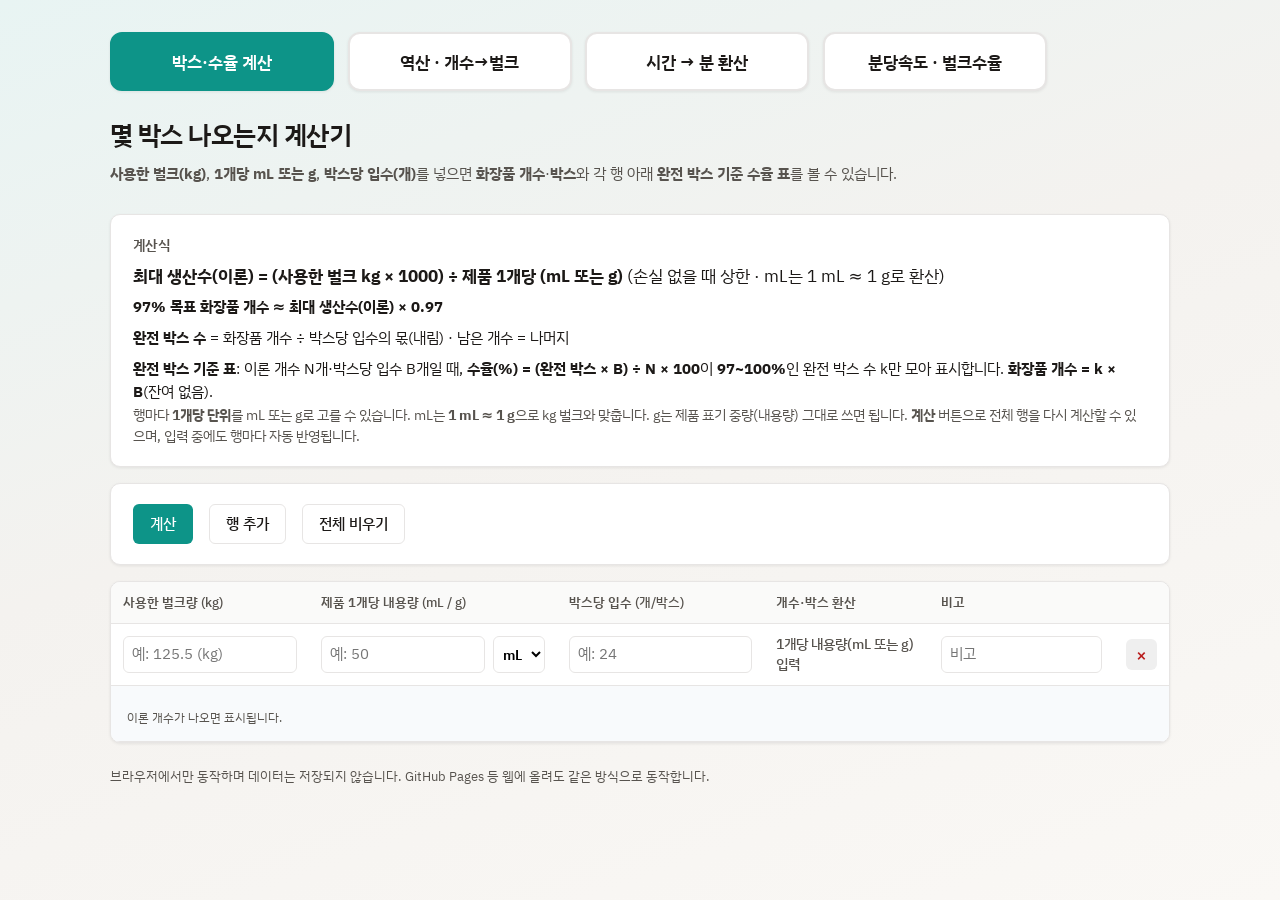
<file: index.html>
<!DOCTYPE html>
<html lang="ko">
<head>
  <meta charset="UTF-8" />
  <meta name="viewport" content="width=device-width, initial-scale=1" />
  <meta name="description" content="화장품 벌크·박스·수율 계산, 개수→벌크 역산, 분당속도·벌크 비중 수율" />
  <meta name="theme-color" content="#0d9488" />
  <meta name="mobile-web-app-capable" content="yes" />
  <meta name="apple-mobile-web-app-capable" content="yes" />
  <meta name="apple-mobile-web-app-status-bar-style" content="default" />
  <meta name="apple-mobile-web-app-title" content="박스·수율" />
  <title>몇 박스 나오는지 계산기</title>
  <link rel="manifest" href="site.webmanifest?v=12" />
  <link rel="icon" href="icon.svg?v=12" type="image/svg+xml" />
  <link rel="apple-touch-icon" href="icon-180.png?v=12" sizes="180x180" />
  <link rel="preconnect" href="https://fonts.googleapis.com" />
  <link rel="preconnect" href="https://fonts.gstatic.com" crossorigin />
  <link href="https://fonts.googleapis.com/css2?family=IBM+Plex+Sans+KR:wght@400;500;600&display=swap" rel="stylesheet" />
  <link rel="stylesheet" href="styles.css?v=12" />
</head>
<body>
  <div class="app">
    <nav class="site-nav" aria-label="기능 선택">
      <a href="#panel-main" id="tab-main" class="site-nav-btn site-nav-btn--active" aria-current="page">박스·수율 계산</a>
      <a href="#reverse" id="tab-reverse" class="site-nav-btn">역산 · 개수→벌크</a>
      <a href="#loss" id="tab-loss" class="site-nav-btn">시간 → 분 환산</a>
      <a href="#speed" id="tab-speed" class="site-nav-btn">분당속도 · 벌크수율</a>
    </nav>

    <section id="panel-main" class="app-panel" aria-labelledby="heading-main">
    <header class="header">
      <h1 id="heading-main">몇 박스 나오는지 계산기</h1>
      <p class="subtitle"><strong>사용한 벌크(kg)</strong>, <strong>1개당 mL 또는 g</strong>, <strong>박스당 입수(개)</strong>를 넣으면 <strong>화장품 개수</strong>·<strong>박스</strong>와 각 행 아래 <strong>완전 박스 기준 수율 표</strong>를 볼 수 있습니다.</p>
    </header>

    <section class="panel formula">
      <h2>계산식</h2>
      <p class="formula-text"><strong>최대 생산수(이론) = (사용한 벌크 kg × 1000) ÷ 제품 1개당 (mL 또는 g)</strong> (손실 없을 때 상한 · mL는 1 mL ≈ 1 g로 환산)</p>
      <p class="formula-text formula-text-second"><strong>97% 목표 화장품 개수 ≈ 최대 생산수(이론) × 0.97</strong></p>
      <p class="formula-text formula-text-second"><strong>완전 박스 수</strong> = 화장품 개수 ÷ 박스당 입수의 몫(내림) · 남은 개수 = 나머지</p>
      <p class="formula-text formula-text-second"><strong>완전 박스 기준 표</strong>: 이론 개수 N개·박스당 입수 B개일 때, <strong>수율(%) = (완전 박스 × B) ÷ N × 100</strong>이 <strong>97~100%</strong>인 완전 박스 수 k만 모아 표시합니다. <strong>화장품 개수 = k × B</strong>(잔여 없음).</p>
      <p class="hint">행마다 <strong>1개당 단위</strong>를 mL 또는 g로 고를 수 있습니다. mL는 <strong>1 mL ≈ 1 g</strong>으로 kg 벌크와 맞춥니다. g는 제품 표기 중량(내용량) 그대로 쓰면 됩니다. <strong>계산</strong> 버튼으로 전체 행을 다시 계산할 수 있으며, 입력 중에도 행마다 자동 반영됩니다.</p>
    </section>

    <section class="panel controls">
      <button type="button" id="calcAll" class="btn primary">계산</button>
      <button type="button" id="addRow" class="btn ghost">행 추가</button>
      <button type="button" id="clearAll" class="btn ghost">전체 비우기</button>
    </section>

    <section class="panel table-wrap">
      <table class="yield-table">
        <thead>
          <tr>
            <th scope="col">사용한 벌크량 <span class="unit-suffix">(kg)</span></th>
            <th scope="col">제품 1개당 내용량 <span class="unit-suffix">(mL / g)</span></th>
            <th scope="col" class="col-per-box">박스당 입수 <span class="unit-piece">(개/박스)</span></th>
            <th scope="col" class="col-pcs">개수·박스 환산</th>
            <th scope="col" class="col-note">비고</th>
            <th scope="col" class="col-actions"></th>
          </tr>
        </thead>
        <tbody id="rows"></tbody>
      </table>
    </section>
    </section>

    <section id="reverse" class="app-panel" aria-labelledby="heading-reverse" hidden>
    <header class="header">
      <h1 id="heading-reverse">역산 · 생산 개수로 보는 벌크(kg)</h1>
      <p class="subtitle">이미 나온(또는 목표) <strong>화장품 개수</strong>와 <strong>1개당 mL 또는 g</strong>로, 그에 맞는 <strong>벌크량(kg)</strong>을 역으로 계산합니다.</p>
    </header>

    <section class="panel formula">
      <h2>계산식</h2>
      <p class="formula-text"><strong>해당 벌크(kg) ≈ (생산·목표 개수 × 제품 1개당 mL 또는 g) ÷ 1000</strong></p>
      <p class="hint">mL는 <strong>1 mL ≈ 1 g</strong>으로 kg와 맞추고, g는 중량 그대로 ÷1000 → kg입니다. 실제 충전·손실과 다를 수 있으니 참고용입니다.</p>
    </section>

    <section class="panel reverse-panel" aria-label="생산 개수와 1개당 내용량 입력">
      <div class="reverse-grid">
        <label class="reverse-field">
          생산·목표 화장품 개수 <span class="unit-piece">(개)</span>
          <input type="text" id="reversePieces" inputmode="numeric" class="reverse-input" placeholder="예: 2400" aria-label="생산 또는 목표 화장품 개수" />
        </label>
        <label class="reverse-field">
          제품 1개당 내용량 <span class="unit-suffix">(mL / g)</span>
          <div class="reverse-per-wrap">
            <input type="text" id="reversePer" inputmode="decimal" class="reverse-input" placeholder="예: 50" aria-label="제품 1개당 내용량 숫자" />
            <select id="reverseUnit" class="unit-select" aria-label="1개당 단위 mL 또는 g">
              <option value="ml">mL</option>
              <option value="g">g</option>
            </select>
          </div>
        </label>
      </div>
      <p class="reverse-result" id="reverseResult" role="status">
        개수와 1개당 내용량을 넣으면 여기에 벌크(kg)가 표시됩니다.
      </p>
    </section>
    </section>

    <section id="loss" class="app-panel" aria-labelledby="heading-loss" hidden>
    <header class="header">
      <h1 id="heading-loss">시간을 분으로 환산</h1>
      <p class="subtitle"><strong>시작~끝 시각</strong>(예: 12:00–14:50)을 넣으면 그 사이 <strong>경과 분</strong>을 계산합니다.</p>
    </header>

    <section class="panel formula">
      <h2>계산식</h2>
      <p class="formula-text">각 시각을 그날 0시부터의 <strong>분</strong>으로 바꾼 뒤, <strong>경과 분 = 종료(분) − 시작(분)</strong>. 종료가 시작보다 작으면(예: 22:00→02:00) <strong>다음날</strong>로 보아 24시간(1440분)을 더합니다.</p>
      <p class="hint">시각은 <strong>시:분</strong> 형식(예: 12:00, 14:50)으로 넣습니다.</p>
    </section>

    <section class="panel reverse-panel" aria-label="시작과 종료 시각 입력">
      <div class="reverse-grid">
        <label class="reverse-field">
          시작 시각 <span class="unit-suffix">(시:분)</span>
          <input type="text" id="lossStartTime" inputmode="numeric" class="reverse-input" placeholder="예: 12:00" autocomplete="off" aria-label="시작 시각 시 분" />
        </label>
        <label class="reverse-field">
          종료 시각 <span class="unit-suffix">(시:분)</span>
          <input type="text" id="lossEndTime" inputmode="numeric" class="reverse-input" placeholder="예: 14:50" autocomplete="off" aria-label="종료 시각 시 분" />
        </label>
      </div>
      <p class="reverse-result" id="lossResult" role="status">
        시작과 종료 시각을 넣으면 여기에 경과 분이 표시됩니다.
      </p>
    </section>
    </section>

    <section id="speed" class="app-panel" aria-labelledby="heading-speed" hidden>
    <header class="header">
      <h1 id="heading-speed">분당속도 · 벌크 수율 계산</h1>
      <p class="subtitle"><strong>분당속도 (EA)</strong>와 <strong>벌크(kg)·비중·충진(ml)</strong> 기준 <strong>이론·기대 개수</strong>, <strong>실제 개수로 수율(%)</strong>을 같은 화면에서 쓸 수 있습니다.</p>
    </header>

    <section class="panel formula speed-tool-block">
      <p class="speed-tool-title">분당속도 (EA)</p>
      <h2>계산식</h2>
      <p class="formula-text"><strong>분당속도 (EA) = 작업량 (EA) ÷ 소요 시간(분)</strong></p>
    </section>

    <section class="panel reverse-panel speed-tool-block" aria-label="작업량과 소요 시간 입력">
      <div class="reverse-grid">
        <label class="reverse-field">
          작업량 <span class="unit-suffix">(EA)</span>
          <input type="text" id="speedWorkQty" inputmode="decimal" class="reverse-input" placeholder="예: 240" aria-label="작업량 EA" />
        </label>
        <label class="reverse-field">
          소요 시간 <span class="unit-suffix">(분)</span>
          <input type="text" id="speedDurationMin" inputmode="decimal" class="reverse-input" placeholder="예: 40" aria-label="소요 시간 분" />
        </label>
      </div>
      <p class="reverse-result reverse-result--speed-only" id="speedResult" role="status">
        작업량과 소요 시간(분)을 넣으면 여기에 분당속도 (EA)가 표시됩니다.
      </p>
    </section>

    <section class="panel formula speed-tool-block speed-tool-block--bulk">
      <p class="speed-tool-title">벌크(kg)로 이론·기대 개수</p>
      <h2>계산식</h2>
      <p class="formula-text"><strong>이론 개수 ≈ (벌크 kg × 1000) ÷ (1개당 충진 ml × 비중)</strong> · 비중은 물=1.0 기준(1 ml당 g에 근사)</p>
      <p class="formula-text formula-text-second"><strong>기대 개수 ≈ 이론 개수 × (가정 공정 수율 % ÷ 100)</strong></p>
    </section>

    <section class="panel reverse-panel speed-tool-block" aria-label="벌크 비중 충진 입력">
      <div class="reverse-grid reverse-grid--bulk">
        <label class="reverse-field">
          사용 벌크량 <span class="unit-suffix">(kg)</span>
          <input type="text" id="bulkKg" inputmode="decimal" class="reverse-input" placeholder="예: 100" value="100" aria-label="벌크 kg" />
        </label>
        <label class="reverse-field">
          1개당 충진량 <span class="unit-suffix">(mL)</span>
          <input type="text" id="bulkFillMl" inputmode="decimal" class="reverse-input" placeholder="예: 50" value="50" aria-label="1개당 충진 ml" />
        </label>
        <label class="reverse-field">
          제품 비중 <span class="unit-suffix">(물=1.0)</span>
          <input type="text" id="bulkSg" inputmode="decimal" class="reverse-input" placeholder="예: 1.0" value="1.0" aria-label="제품 비중" />
        </label>
        <label class="reverse-field">
          가정 공정 수율 <span class="unit-suffix">(%)</span>
          <input type="text" id="bulkAssumeYield" inputmode="decimal" class="reverse-input" placeholder="예: 100" value="100" aria-label="가정 공정 수율 퍼센트" />
        </label>
      </div>
      <p class="hint speed-tool-hint">손실·잔량을 미리 넣어 기대 개수를 볼 때 수율(%)을 조정합니다. 100이면 이론 최대에 가깝게 계산합니다.</p>
      <p class="reverse-result" id="bulkForwardResult" role="status">
        벌크·충진·비중을 넣으면 이론 개수·기대 개수가 표시됩니다.
      </p>
    </section>

    <section class="panel formula speed-tool-block">
      <p class="speed-tool-title">실제 개수로 수율(%)</p>
      <h2>계산식</h2>
      <p class="formula-text"><strong>수율(%) = (실제 양품 개수 ÷ 이론 개수) × 100</strong> · 이론 개수는 위와 동일한 벌크·충진·비중으로 계산합니다.</p>
    </section>

    <section class="panel reverse-panel speed-tool-block" aria-label="실제 양품 개수 입력">
      <label class="reverse-field reverse-field--single">
        실제 양품 개수 <span class="unit-piece">(개)</span>
        <input type="text" id="bulkActualQty" inputmode="numeric" class="reverse-input" placeholder="예: 1950" value="1950" aria-label="실제 양품 개수" />
      </label>
      <p class="hint speed-tool-hint">완제·양품 기준 수량을 넣으면 위 공통 입력의 이론 개수 대비 수율이 나옵니다.</p>
      <p class="reverse-result" id="bulkYieldResult" role="status">
        실제 개수를 넣으면 수율(%)이 표시됩니다.
      </p>
    </section>
    </section>

    <footer class="footer">
      <p>브라우저에서만 동작하며 데이터는 저장되지 않습니다. GitHub Pages 등 웹에 올려도 같은 방식으로 동작합니다.</p>
    </footer>
  </div>
  <script src="app.js?v=12"></script>
  <script src="reverse.js?v=12"></script>
  <script src="loss.js?v=12"></script>
  <script src="speed.js?v=12"></script>
  <script src="bulk-yield.js?v=12"></script>
  <script src="tab.js?v=12"></script>
</body>
</html>
</file>
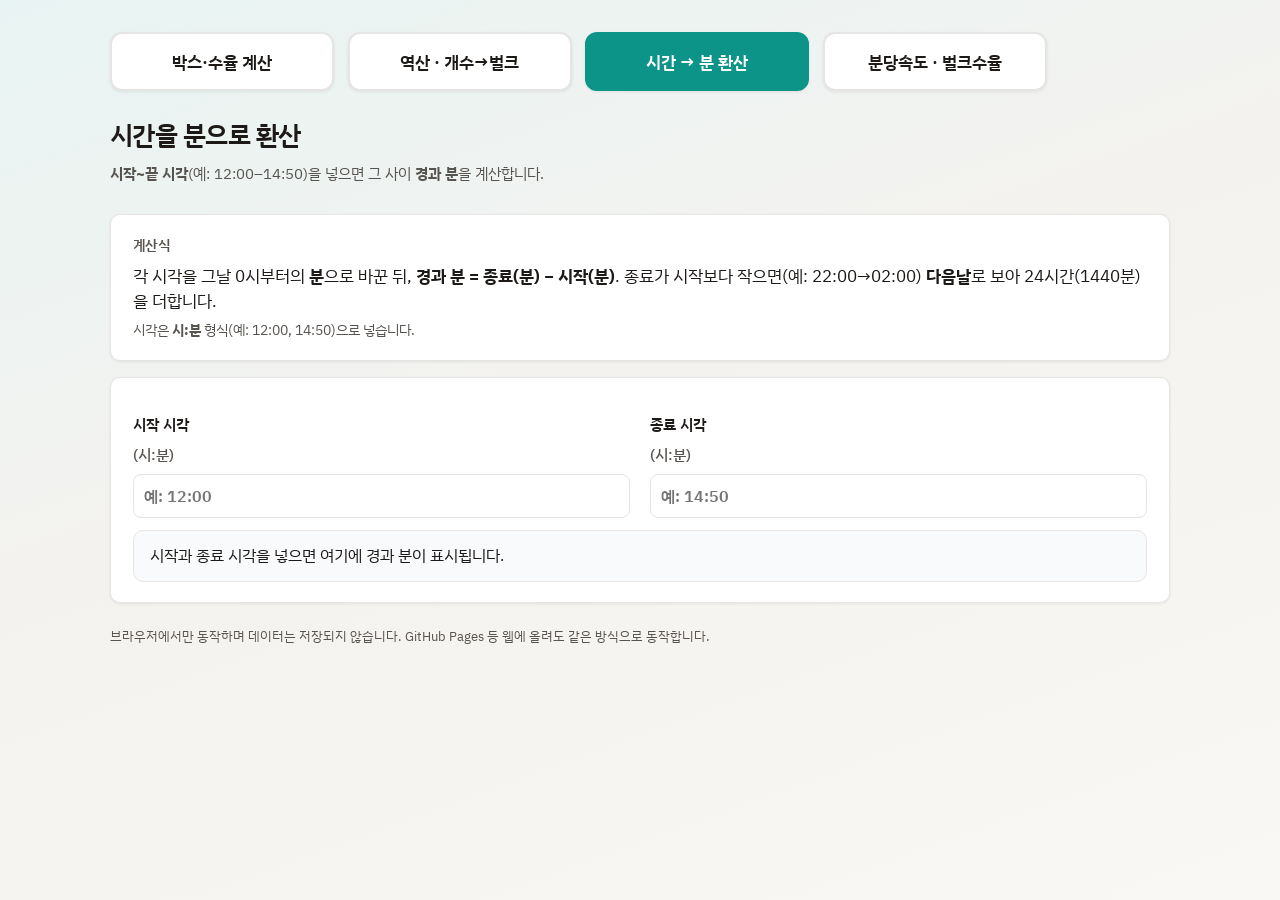
<file: loss.html>
<!DOCTYPE html>
<html lang="ko">
<head>
  <meta charset="UTF-8" />
  <title>시간 → 분 환산으로 이동 중…</title>
  <meta http-equiv="refresh" content="0; url=index.html#loss" />
  <link rel="canonical" href="index.html#loss" />
  <script>location.replace("index.html#loss");</script>
</head>
<body>
  <p><a href="index.html#loss">시간 → 분 환산</a>으로 이동합니다.</p>
</body>
</html>
</file>
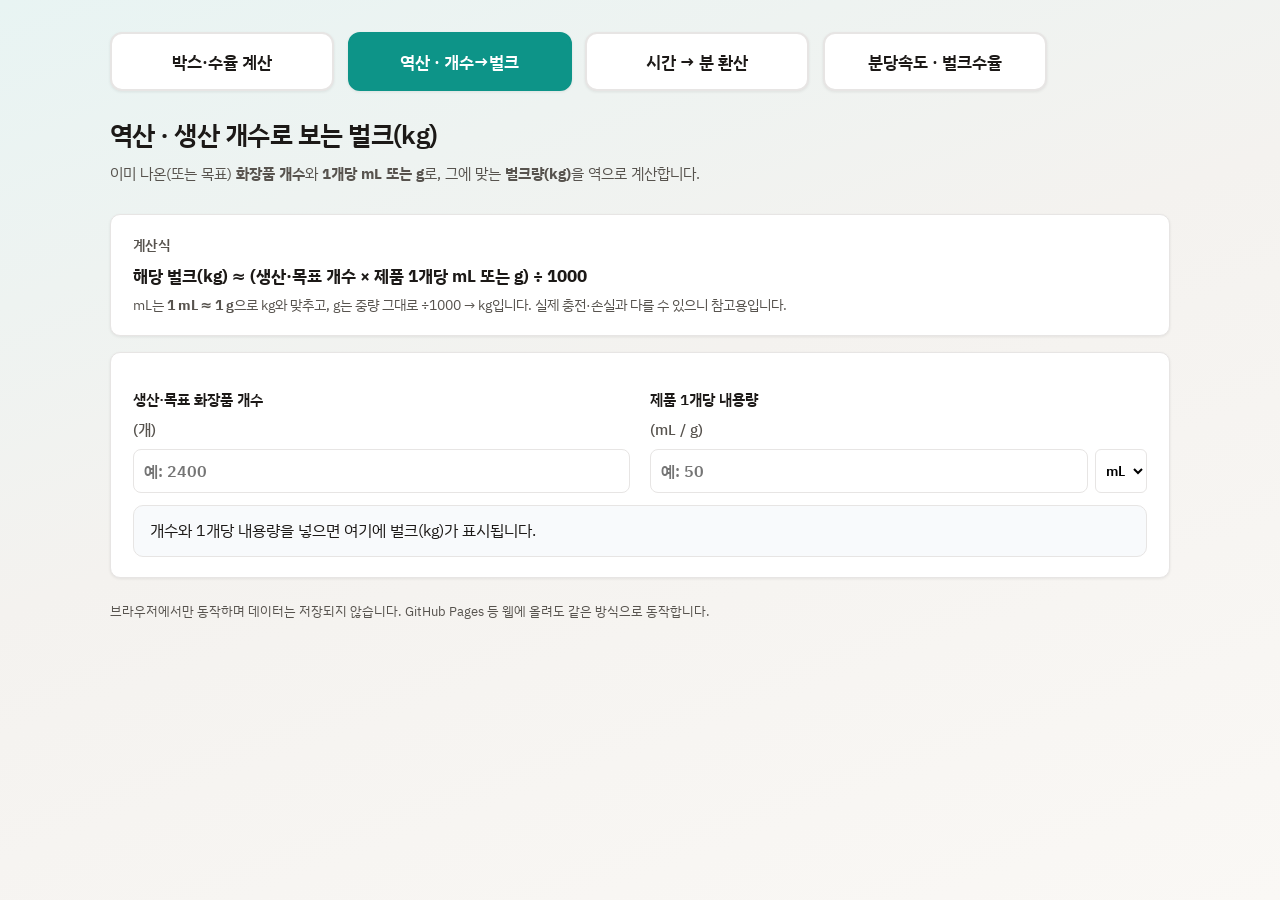
<file: reverse.html>
<!DOCTYPE html>
<html lang="ko">
<head>
  <meta charset="UTF-8" />
  <title>역산으로 이동 중…</title>
  <meta http-equiv="refresh" content="0; url=index.html#reverse" />
  <link rel="canonical" href="index.html#reverse" />
  <script>location.replace("index.html#reverse");</script>
</head>
<body>
  <p><a href="index.html#reverse">역산 · 개수→벌크</a>로 이동합니다.</p>
</body>
</html>
</file>
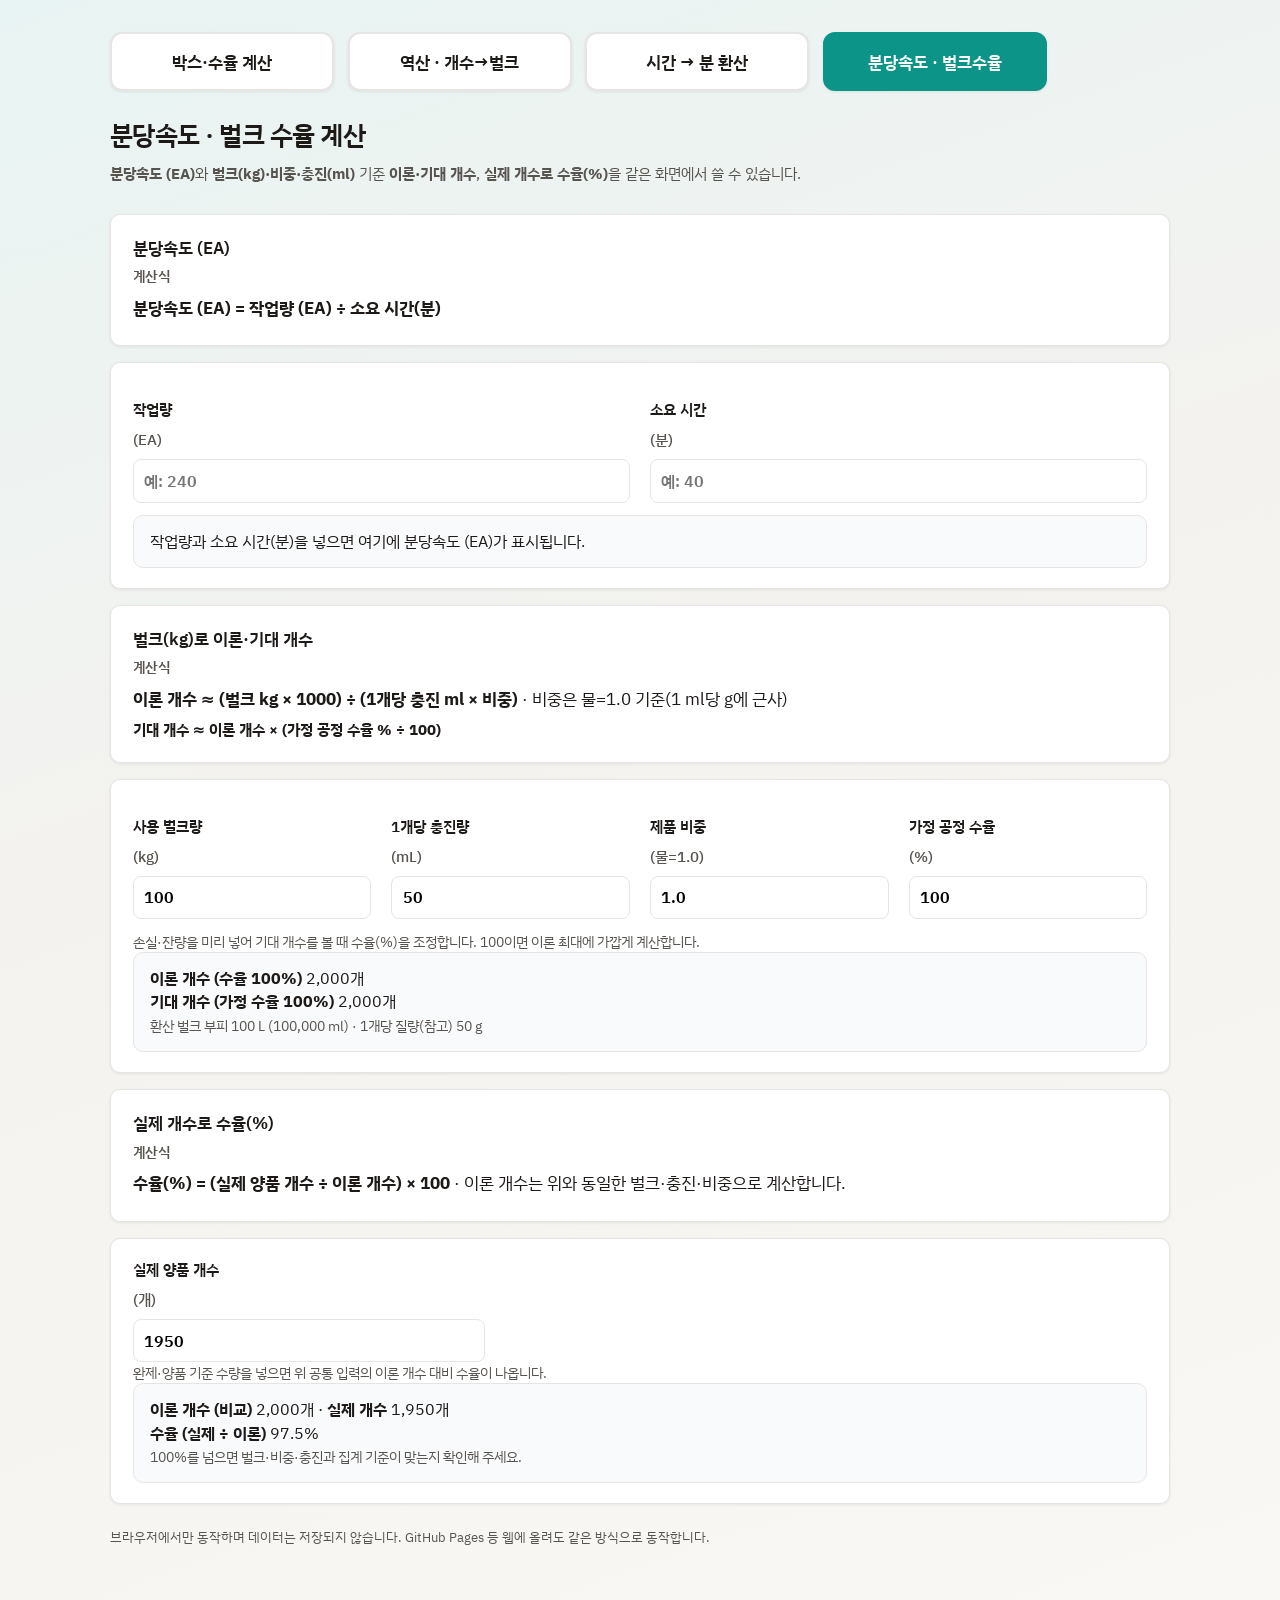
<file: speed.html>
<!DOCTYPE html>
<html lang="ko">
<head>
  <meta charset="UTF-8" />
  <title>분당속도 (EA)로 이동 중…</title>
  <meta http-equiv="refresh" content="0; url=index.html#speed" />
  <link rel="canonical" href="index.html#speed" />
  <script>location.replace("index.html#speed");</script>
</head>
<body>
  <p><a href="index.html#speed">분당속도 (EA)</a>로 이동합니다.</p>
</body>
</html>
</file>
<file: styles.css>
:root {
  --bg: #f4f2ef;
  --surface: #ffffff;
  --text: #1c1917;
  --muted: #57534e;
  --border: #e7e5e4;
  --accent: #0d9488;
  --accent-hover: #0f766e;
  --danger: #b91c1c;
  --radius: 10px;
  --shadow: 0 1px 3px rgba(28, 25, 23, 0.08);
}

*,
*::before,
*::after {
  box-sizing: border-box;
}

body {
  margin: 0;
  min-height: 100vh;
  font-family: "IBM Plex Sans KR", system-ui, sans-serif;
  font-size: 15px;
  line-height: 1.5;
  color: var(--text);
  background: linear-gradient(160deg, #e8f4f3 0%, var(--bg) 45%, #faf8f5 100%);
}

.app {
  max-width: 1100px;
  margin: 0 auto;
  padding: 2rem 1.25rem 3rem;
}

.site-nav {
  display: flex;
  flex-wrap: wrap;
  align-items: stretch;
  gap: 0.85rem;
  margin-bottom: 1.5rem;
}

.site-nav-btn {
  display: inline-flex;
  align-items: center;
  justify-content: center;
  padding: 1rem 1.5rem;
  min-height: 3.25rem;
  min-width: 14rem;
  font-size: 1.08rem;
  font-weight: 600;
  font-family: inherit;
  text-decoration: none;
  text-align: center;
  line-height: 1.35;
  border-radius: 12px;
  border: 2px solid var(--border);
  color: var(--text);
  background: var(--surface);
  box-shadow: var(--shadow);
  transition: background 0.15s ease, border-color 0.15s ease, color 0.15s ease;
}

.site-nav-btn:hover {
  background: var(--bg);
  border-color: #d6d3d1;
}

.site-nav-btn--active {
  background: var(--accent);
  border-color: var(--accent);
  color: #fff;
}

.site-nav-btn--active:hover {
  background: var(--accent-hover);
  border-color: var(--accent-hover);
  color: #fff;
}

.reverse-panel h2 {
  margin-top: 0;
}

.reverse-grid {
  display: grid;
  grid-template-columns: repeat(auto-fit, minmax(220px, 1fr));
  gap: 1rem 1.25rem;
  margin: 1rem 0 0.75rem;
}

.reverse-field {
  display: flex;
  flex-direction: column;
  gap: 0.45rem;
  font-weight: 600;
  font-size: 0.95rem;
}

.reverse-input {
  padding: 0.55rem 0.65rem;
  border: 1px solid var(--border);
  border-radius: 8px;
  font: inherit;
  font-size: 1rem;
}

.reverse-result--speed-only {
  font-size: 1.05rem;
}

.speed-tool-block {
  margin-bottom: 1rem;
}

.speed-tool-block--bulk {
  margin-top: 0.25rem;
}

.speed-tool-title {
  margin: 0 0 0.35rem;
  font-size: 1.08rem;
  font-weight: 600;
  color: var(--text);
}

.speed-tool-block.formula .speed-tool-title + h2 {
  margin-top: 0.35rem;
}

.speed-tool-hint {
  margin: 0.5rem 0 0.75rem;
}

.reverse-field--single {
  max-width: 22rem;
}

.reverse-grid--bulk {
  grid-template-columns: repeat(auto-fit, minmax(180px, 1fr));
}

.speed-ea-label {
  font-weight: 600;
  color: var(--muted);
  margin-right: 0.5rem;
}

.speed-ea-value {
  font-size: 1.35rem;
  font-weight: 700;
  color: var(--accent);
  font-variant-numeric: tabular-nums;
}

.reverse-per-wrap {
  display: flex;
  align-items: stretch;
  gap: 0.45rem;
}

.reverse-per-wrap .reverse-input {
  flex: 1;
  min-width: 0;
}

.reverse-result {
  margin: 0;
  padding: 0.85rem 1rem;
  border-radius: 10px;
  background: #f8fafc;
  border: 1px solid var(--border);
  font-size: 0.98rem;
  line-height: 1.5;
}

.reverse-result-sub {
  font-size: 0.85rem;
  color: var(--muted);
}

.app-wide {
  max-width: 1120px;
}

.header {
  margin-bottom: 1.75rem;
}

.header h1 {
  margin: 0 0 0.5rem;
  font-size: 1.65rem;
  font-weight: 600;
  letter-spacing: -0.02em;
}

.subtitle {
  margin: 0;
  color: var(--muted);
  font-size: 0.95rem;
}

.panel {
  background: var(--surface);
  border: 1px solid var(--border);
  border-radius: var(--radius);
  box-shadow: var(--shadow);
  padding: 1.25rem 1.35rem;
  margin-bottom: 1rem;
}

.formula h2 {
  margin: 0 0 0.5rem;
  font-size: 0.85rem;
  font-weight: 600;
  text-transform: uppercase;
  letter-spacing: 0.06em;
  color: var(--muted);
}

.formula-text {
  margin: 0 0 0.35rem;
  font-size: 1.05rem;
}

.formula-text-second {
  margin: 0.5rem 0 0;
  font-size: 0.95rem;
  color: var(--text);
}

.hint {
  margin: 0;
  font-size: 0.88rem;
  color: var(--muted);
}

.unit-suffix {
  font-weight: 500;
  color: var(--muted);
}

.th-optional {
  font-weight: 500;
  color: var(--muted);
  font-size: 0.78em;
}

.unit-piece {
  font-weight: 500;
  color: var(--muted);
}

.controls {
  display: flex;
  flex-wrap: wrap;
  align-items: center;
  gap: 0.75rem 1rem;
}

.unit-label {
  display: flex;
  align-items: center;
  gap: 0.5rem;
  font-weight: 500;
  font-size: 0.9rem;
}

.unit-label select {
  padding: 0.45rem 0.65rem;
  border: 1px solid var(--border);
  border-radius: 6px;
  font: inherit;
  background: var(--surface);
  cursor: pointer;
}

.btn {
  padding: 0.5rem 1rem;
  border-radius: 6px;
  font: inherit;
  font-weight: 500;
  cursor: pointer;
  border: 1px solid transparent;
}

.btn.primary {
  background: var(--accent);
  color: #fff;
}

.btn.primary:hover {
  background: var(--accent-hover);
}

.btn.ghost {
  background: transparent;
  border-color: var(--border);
  color: var(--text);
}

.btn.ghost:hover {
  background: var(--bg);
}

.btn.icon {
  padding: 0.35rem 0.55rem;
  font-size: 1.1rem;
  line-height: 1;
  color: var(--danger);
  border-color: transparent;
}

.btn.icon:hover {
  background: #fef2f2;
}

.table-wrap {
  overflow-x: auto;
  padding: 0;
}

.yield-table {
  width: 100%;
  border-collapse: collapse;
  font-size: 0.92rem;
}

.yield-table th,
.yield-table td {
  padding: 0.65rem 0.75rem;
  text-align: left;
  border-bottom: 1px solid var(--border);
  vertical-align: middle;
}

.yield-table th {
  background: #fafaf9;
  font-weight: 600;
  font-size: 0.82rem;
  color: var(--muted);
  white-space: nowrap;
}

.yield-table tbody tr:last-child td {
  border-bottom: none;
}

.yield-table input {
  width: 100%;
  min-width: 80px;
  padding: 0.4rem 0.5rem;
  border: 1px solid var(--border);
  border-radius: 6px;
  font: inherit;
}

.yield-table input:focus {
  outline: 2px solid rgba(13, 148, 136, 0.35);
  outline-offset: 1px;
}

.col-pcs {
  min-width: 9.5rem;
}

.pcs-cell {
  font-size: 0.88rem;
  vertical-align: top;
  line-height: 1.45;
}

.pcs-cell .pcs-line {
  display: block;
}

.pcs-cell .pcs-line + .pcs-line {
  margin-top: 0.35rem;
}

.pcs-cell .pcs-main {
  font-size: 0.95rem;
}

.pcs-cell .pcs-at97 {
  color: #0f766e;
}

.pcs-cell .pcs-box {
  color: var(--text);
}

.pcs-cell .pcs-kicker-only {
  display: block;
  margin-top: 0.15rem;
}

.col-per-box {
  min-width: 7rem;
}

.pcs-cell .pcs-kicker {
  font-weight: 500;
  font-size: 0.78rem;
  color: var(--muted);
}

.pcs-cell strong {
  font-variant-numeric: tabular-nums;
  font-weight: 600;
}

.pcs-cell.empty .pcs-empty {
  color: var(--muted);
  font-size: 0.85rem;
  font-weight: 500;
}

.col-note {
  min-width: 100px;
}

.col-actions {
  width: 48px;
}

.decile-row {
  background: #f8fafc;
}

.decile-cell {
  padding: 0.85rem 1rem !important;
  vertical-align: top;
  border-bottom: 1px solid var(--border) !important;
}

.decile-title {
  margin: 0 0 0.65rem;
  font-size: 0.88rem;
  color: var(--text);
}

.decile-scroll {
  overflow-x: auto;
  margin-bottom: 0.5rem;
}

.decile-table {
  width: 100%;
  min-width: 22rem;
  border-collapse: collapse;
  font-size: 0.82rem;
}

.decile-table th,
.decile-table td {
  padding: 0.4rem 0.55rem;
  border: 1px solid var(--border);
  text-align: right;
  font-variant-numeric: tabular-nums;
}

.decile-table thead th {
  background: #eff6ff;
  font-weight: 600;
  color: var(--muted);
  font-size: 0.76rem;
  white-space: nowrap;
}

.decile-th-sub {
  display: block;
  font-weight: 500;
  font-size: 0.68rem;
  color: var(--muted);
  margin-top: 0.2rem;
}

.decile-footnote,
.decile-empty {
  margin: 0.55rem 0 0;
  font-size: 0.78rem;
  color: var(--muted);
}

.decile-box-cell {
  text-align: right !important;
  vertical-align: middle;
}

.decile-box-cell strong {
  font-variant-numeric: tabular-nums;
  font-weight: 700;
}

.decile-box-suffix {
  font-weight: 600;
  margin-left: 0.1rem;
}

.decile-rem-cell {
  text-align: right !important;
  font-size: 0.88rem;
  color: var(--text);
}

.decile-rem-num {
  font-variant-numeric: tabular-nums;
  font-weight: 600;
}

.decile-rem-kicker {
  font-size: 0.78rem;
  color: var(--muted);
  margin-left: 0.25rem;
}

.td-per-unit {
  vertical-align: middle;
}

.per-unit-wrap {
  display: flex;
  align-items: stretch;
  gap: 0.45rem;
  min-width: 9rem;
}

.per-unit-wrap input[data-field="perUnit"] {
  flex: 1;
  min-width: 0;
}

.unit-select {
  flex-shrink: 0;
  padding: 0.4rem 0.35rem;
  border: 1px solid var(--border);
  border-radius: 6px;
  font: inherit;
  font-size: 0.85rem;
  font-weight: 600;
  background: var(--surface);
  cursor: pointer;
}

.unit-select:focus {
  outline: 2px solid rgba(13, 148, 136, 0.35);
  outline-offset: 1px;
}

.footer {
  margin-top: 1.5rem;
  font-size: 0.8rem;
  color: var(--muted);
}

@media print {
  body {
    background: #fff;
  }
  .site-nav,
  .controls,
  .col-actions,
  .footer {
    display: none;
  }
}
</file>
